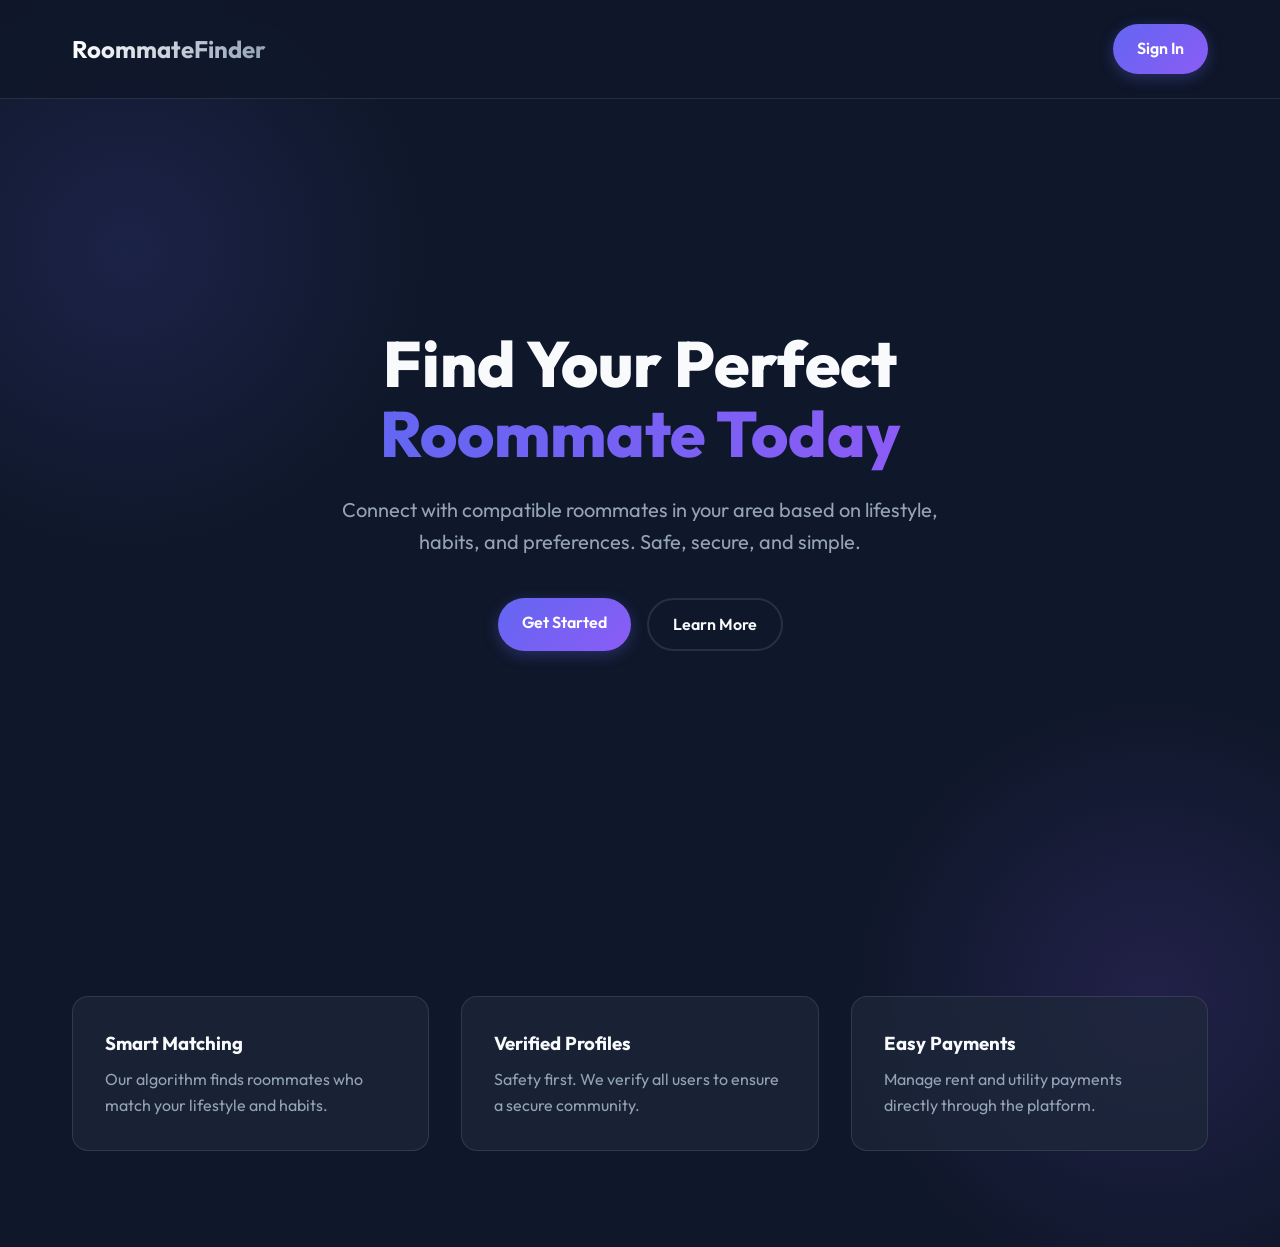
<file: index.html>
<!DOCTYPE html>
<html lang="en">
<head>
    <meta charset="UTF-8">
    <meta name="viewport" content="width=device-width, initial-scale=1.0">
    <title>Roommate Finder | Find Your Perfect Match</title>
    <link rel="stylesheet" href="styles.css">
</head>
<body>
    <header>
        <div class="container">
            <nav>
                <a href="#" class="logo">RoommateFinder</a>
                <div>
                    <a href="signin.html" class="btn btn-primary">Sign In</a>
                </div>
            </nav>
        </div>
    </header>

    <main class="container">
        <section class="hero">
            <div class="hero-content">
                <h1>Find Your Perfect <br><span>Roommate Today</span></h1>
                <p>Connect with compatible roommates in your area based on lifestyle, habits, and preferences. Safe, secure, and simple.</p>
                <div class="hero-buttons">
                    <a href="signin.html" class="btn btn-primary">Get Started</a>
                    <a href="#features" class="btn btn-outline">Learn More</a>
                </div>
            </div>
        </section>

        <!-- Brief Features Concept -->
        <section id="features" style="padding: 4rem 0;">
            <div class="dashboard-grid">
                <div class="feature-card">
                    <h3>Smart Matching</h3>
                    <p style="color:#94a3b8; margin-top:0.5rem;">Our algorithm finds roommates who match your lifestyle and habits.</p>
                </div>
                <div class="feature-card">
                    <h3>Verified Profiles</h3>
                    <p style="color:#94a3b8; margin-top:0.5rem;">Safety first. We verify all users to ensure a secure community.</p>
                </div>
                <div class="feature-card">
                    <h3>Easy Payments</h3>
                    <p style="color:#94a3b8; margin-top:0.5rem;">Manage rent and utility payments directly through the platform.</p>
                </div>
            </div>
        </section>
    </main>
</body>
</html>
</file>
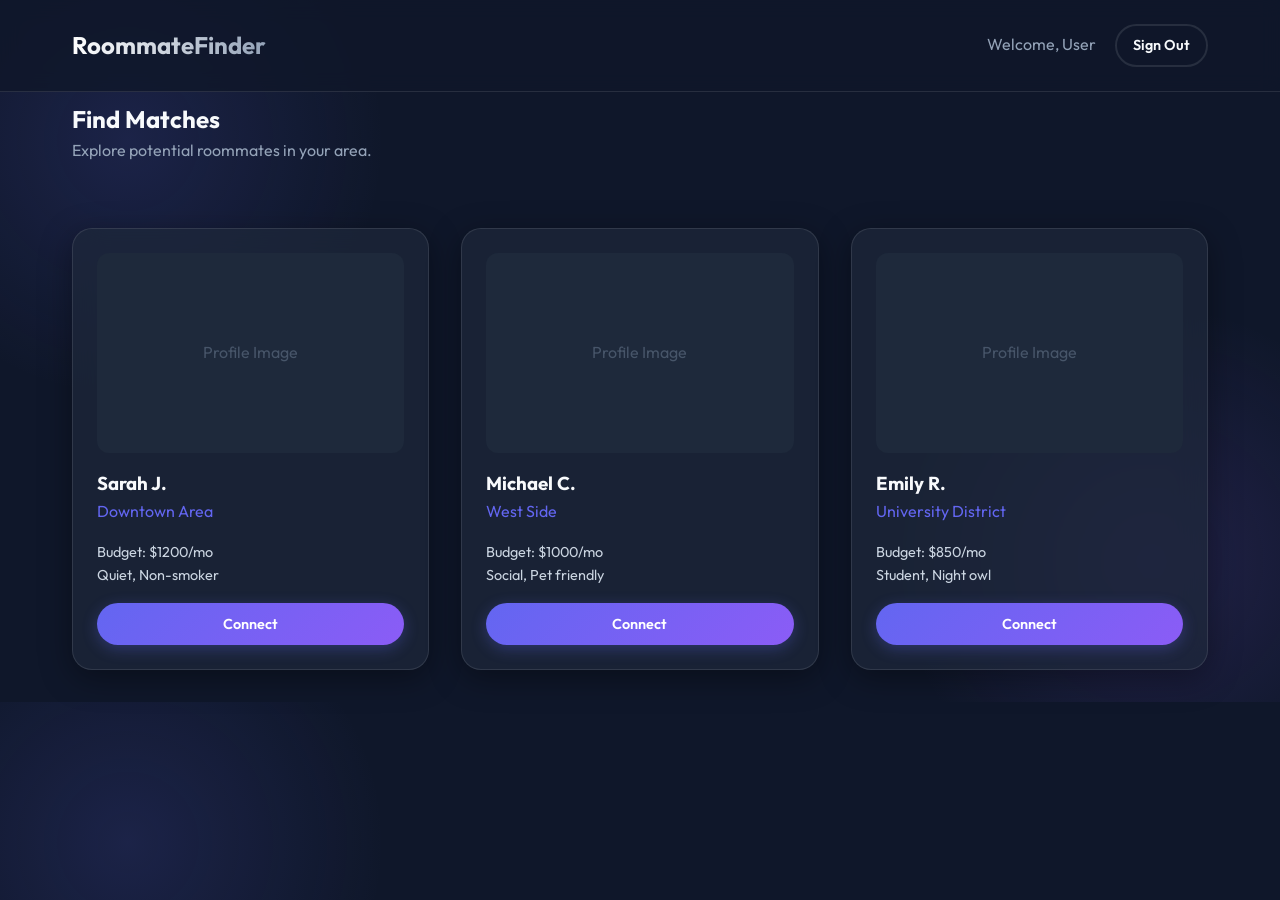
<file: dashboard.html>
<!DOCTYPE html>
<html lang="en">

<head>
    <meta charset="UTF-8">
    <meta name="viewport" content="width=device-width, initial-scale=1.0">
    <title>Dashboard | Roommate Finder</title>
    <link rel="stylesheet" href="styles.css">
</head>

<body>
    <header>
        <div class="container">
            <nav>
                <a href="index.html" class="logo">RoommateFinder</a>
                <div>
                    <span style="margin-right: 1rem; color: #94a3b8;">Welcome, User</span>
                    <a href="index.html" class="btn btn-outline" style="padding: 0.5rem 1rem; font-size: 0.9rem;">Sign
                        Out</a>
                </div>
            </nav>
        </div>
    </header>

    <main class="container" style="padding-top: 100px;">
        <h2>Find Matches</h2>
        <p style="color: #94a3b8; margin-bottom: 2rem;">Explore potential roommates in your area.</p>

        <div class="dashboard-grid">
            <!-- Mock Roommate Card 1 -->
            <div class="glass-card" style="padding: 1.5rem;">
                <div
                    style="height: 200px; background: #1e293b; border-radius: 12px; margin-bottom: 1rem; display: flex; align-items: center; justify-content: center; color: #475569;">
                    Profile Image
                </div>
                <h3>Sarah J.</h3>
                <p style="color: var(--primary-color);">Downtown Area</p>
                <div style="margin: 1rem 0; color: #cbd5e1; font-size: 0.9rem;">
                    <p>Budget: $1200/mo</p>
                    <p>Quiet, Non-smoker</p>
                </div>
                <button class="btn btn-primary" style="width: 100%; font-size: 0.9rem;">Connect</button>
            </div>

            <!-- Mock Roommate Card 2 -->
            <div class="glass-card" style="padding: 1.5rem;">
                <div
                    style="height: 200px; background: #1e293b; border-radius: 12px; margin-bottom: 1rem; display: flex; align-items: center; justify-content: center; color: #475569;">
                    Profile Image
                </div>
                <h3>Michael C.</h3>
                <p style="color: var(--primary-color);">West Side</p>
                <div style="margin: 1rem 0; color: #cbd5e1; font-size: 0.9rem;">
                    <p>Budget: $1000/mo</p>
                    <p>Social, Pet friendly</p>
                </div>
                <button class="btn btn-primary" style="width: 100%; font-size: 0.9rem;">Connect</button>
            </div>

            <!-- Mock Roommate Card 3 -->
            <div class="glass-card" style="padding: 1.5rem;">
                <div
                    style="height: 200px; background: #1e293b; border-radius: 12px; margin-bottom: 1rem; display: flex; align-items: center; justify-content: center; color: #475569;">
                    Profile Image
                </div>
                <h3>Emily R.</h3>
                <p style="color: var(--primary-color);">University District</p>
                <div style="margin: 1rem 0; color: #cbd5e1; font-size: 0.9rem;">
                    <p>Budget: $850/mo</p>
                    <p>Student, Night owl</p>
                </div>
                <button class="btn btn-primary" style="width: 100%; font-size: 0.9rem;">Connect</button>
            </div>
        </div>
    </main>
</body>

</html>
</file>
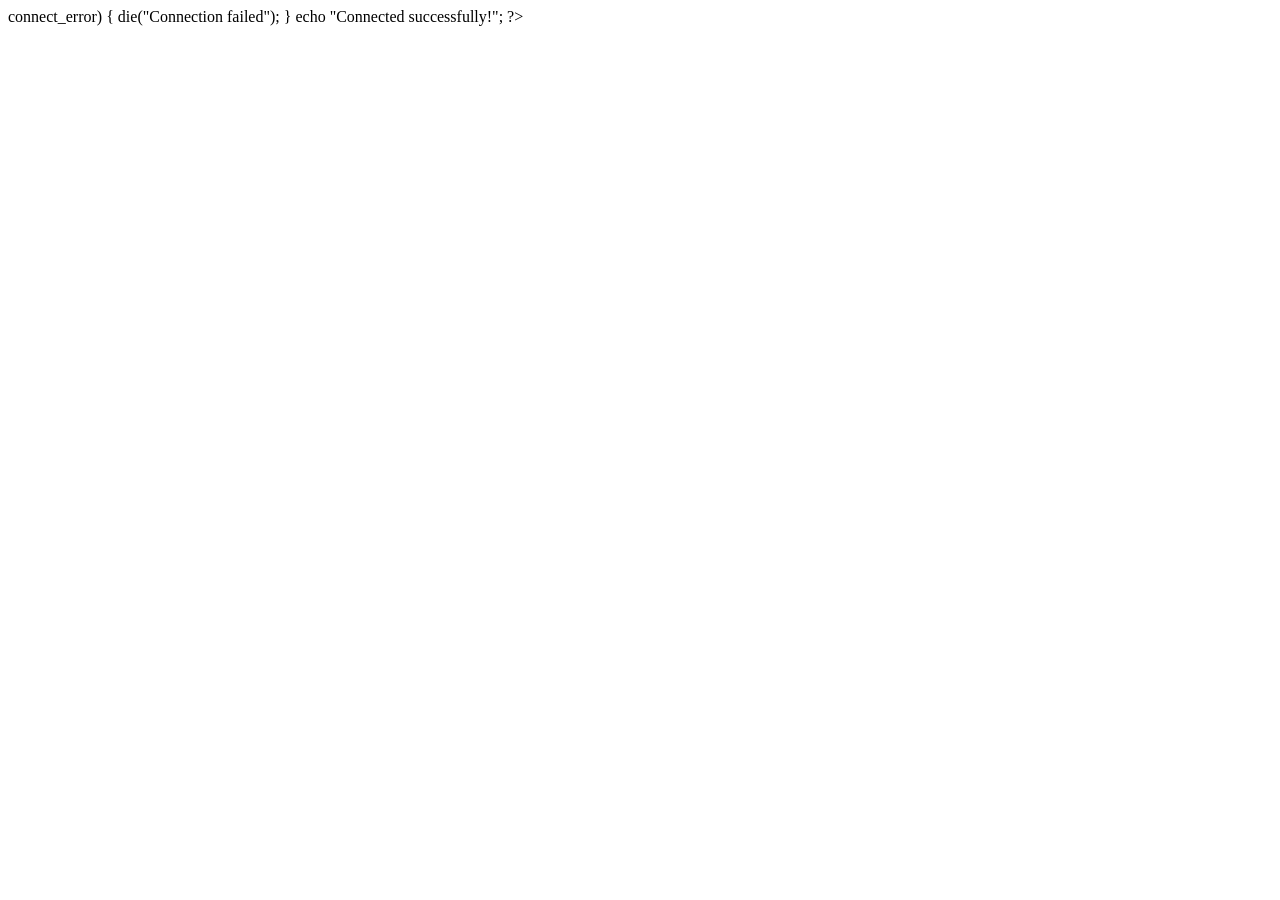
<file: dbconnect.html>
<!DOCTYPE html>
<html>
<head>
    <title>Database Connection Check</title>
</head>
<body>

<?php
$host = "localhost";
$user = "root";
$pass = "";
$db   = "rmdb";

$conn = new mysqli($host, $user, $pass, $db);

if ($conn->connect_error) {
    die("Connection failed");
}

echo "Connected successfully!";
?>

</body>
</html>
</file>
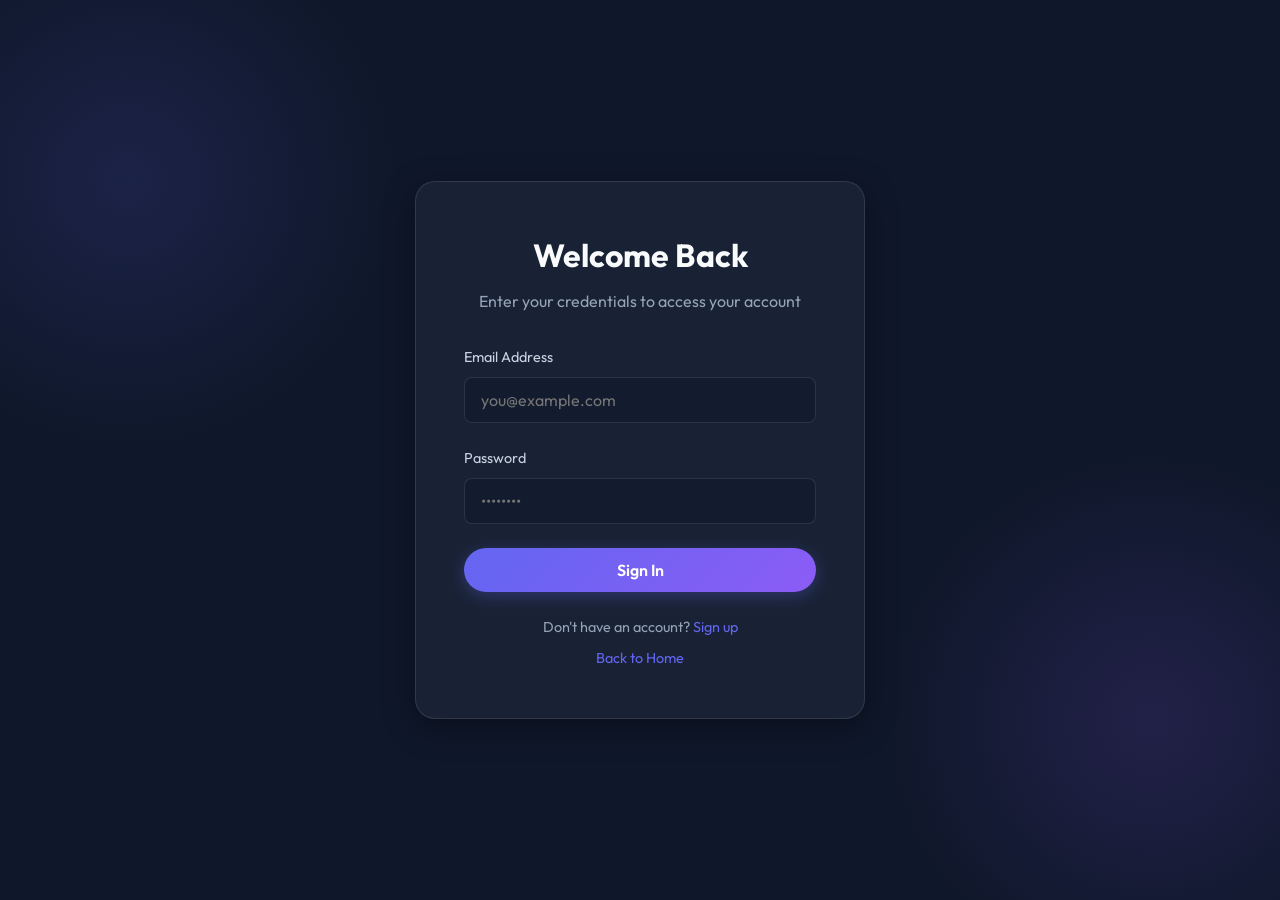
<file: signin.html>
<!DOCTYPE html>
<html lang="en">

<head>
    <meta charset="UTF-8">
    <meta name="viewport" content="width=device-width, initial-scale=1.0">
    <title>Sign In | Roommate Finder</title>
    <link rel="stylesheet" href="styles.css">
</head>

<body>
    <div class="auth-container">
        <div class="glass-card">
            <div class="auth-header">
                <h2>Welcome Back</h2>
                <p>Enter your credentials to access your account</p>
            </div>

            <form id="loginForm">
                <div class="form-group">
                    <label for="email">Email Address</label>
                    <input type="email" id="email" placeholder="you@example.com" required>
                </div>

                <div class="form-group">
                    <label for="password">Password</label>
                    <input type="password" id="password" placeholder="••••••••" required>
                </div>

                <button type="submit" class="btn btn-primary" style="width: 100%;">Sign In</button>
            </form>

            <div class="auth-footer">
                <p>Don't have an account? <a href="signup.html">Sign up</a></p>
                <p style="margin-top: 0.5rem;"><a href="index.html">Back to Home</a></p>
            </div>
        </div>
    </div>

    <script src="script.js"></script>
</body>

</html>
</file>
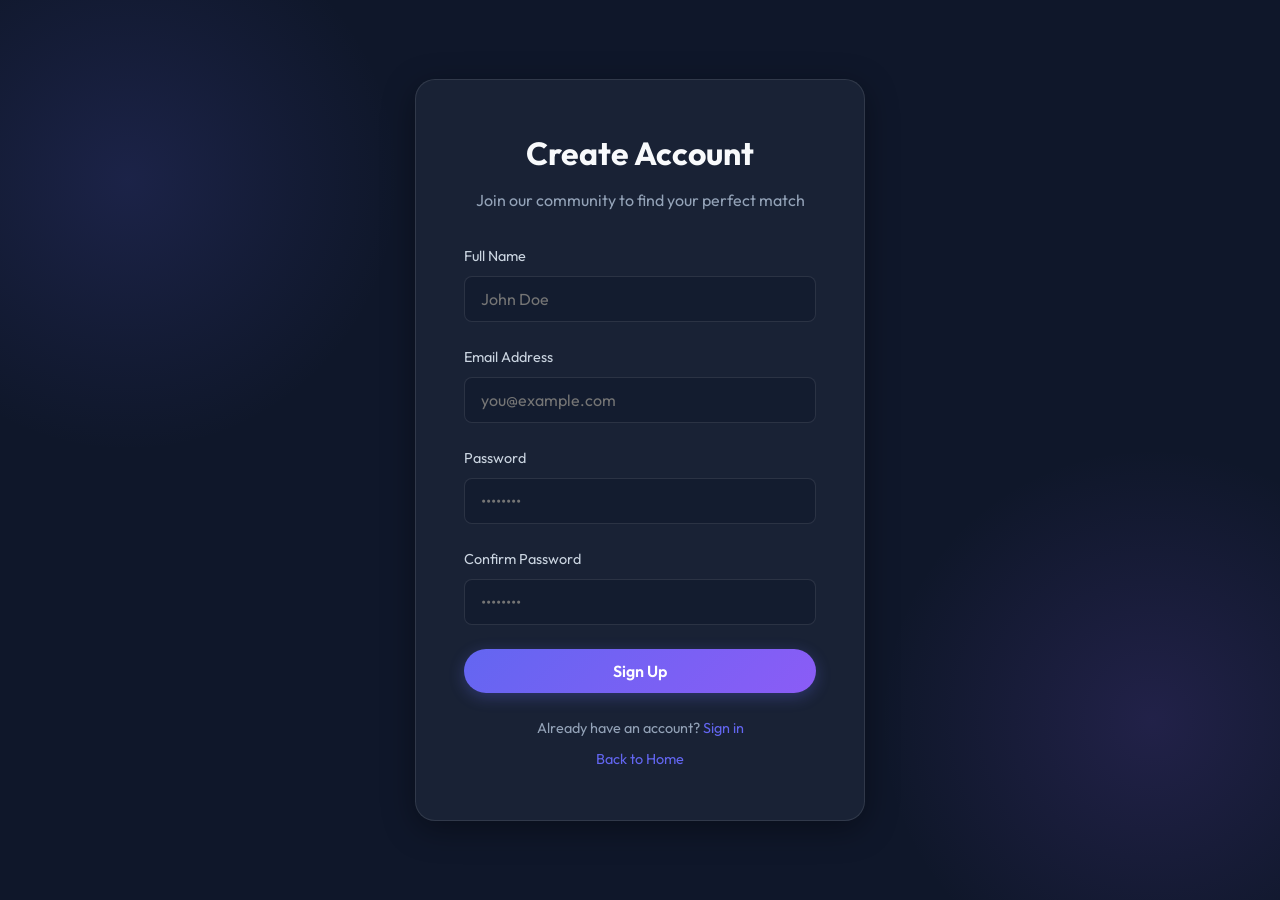
<file: signup.html>
<!DOCTYPE html>
<html lang="en">

<head>
    <meta charset="UTF-8">
    <meta name="viewport" content="width=device-width, initial-scale=1.0">
    <title>Sign Up | Roommate Finder</title>
    <link rel="stylesheet" href="styles.css">
</head>

<body>
    <div class="auth-container">
        <div class="glass-card">
            <div class="auth-header">
                <h2>Create Account</h2>
                <p>Join our community to find your perfect match</p>
            </div>

            <form id="signupForm">
                <div class="form-group">
                    <label for="name">Full Name</label>
                    <input type="text" id="name" placeholder="John Doe" required>
                </div>

                <div class="form-group">
                    <label for="signupEmail">Email Address</label>
                    <input type="email" id="signupEmail" placeholder="you@example.com" required>
                </div>

                <div class="form-group">
                    <label for="signupPassword">Password</label>
                    <input type="password" id="signupPassword" placeholder="••••••••" required>
                </div>

                <div class="form-group">
                    <label for="confirmPassword">Confirm Password</label>
                    <input type="password" id="confirmPassword" placeholder="••••••••" required>
                </div>

                <button type="submit" class="btn btn-primary" style="width: 100%;">Sign Up</button>
            </form>

            <div class="auth-footer">
                <p>Already have an account? <a href="signin.html">Sign in</a></p>
                <p style="margin-top: 0.5rem;"><a href="index.html">Back to Home</a></p>
            </div>
        </div>
    </div>

    <script src="script.js"></script>
</body>

</html>
</file>
<file: styles.css>
@import url('https://fonts.googleapis.com/css2?family=Outfit:wght@300;400;600;700&display=swap');

:root {
    --bg-color: #0f172a;
    --text-color: #f8fafc;
    --primary-color: #6366f1;
    --primary-hover: #4f46e5;
    --accent-color: #8b5cf6;
    --glass-bg: rgba(30, 41, 59, 0.7);
    --glass-border: rgba(255, 255, 255, 0.1);
    --card-bg: rgba(15, 23, 42, 0.6);
    --transition-speed: 0.3s;
}

* {
    margin: 0;
    padding: 0;
    box-sizing: border-box;
    font-family: 'Outfit', sans-serif;
}

body {
    background-color: var(--bg-color);
    color: var(--text-color);
    line-height: 1.6;
    overflow-x: hidden;
    background-image: 
        radial-gradient(circle at 10% 20%, rgba(99, 102, 241, 0.15) 0%, transparent 20%),
        radial-gradient(circle at 90% 80%, rgba(139, 92, 246, 0.15) 0%, transparent 20%);
}

/* Utilities */
.container {
    max-width: 1200px;
    margin: 0 auto;
    padding: 0 2rem;
}

.btn {
    display: inline-block;
    padding: 0.75rem 1.5rem;
    border-radius: 50px;
    text-decoration: none;
    font-weight: 600;
    transition: all var(--transition-speed) ease;
    cursor: pointer;
    border: none;
    font-size: 1rem;
}

.btn-primary {
    background: linear-gradient(135deg, var(--primary-color), var(--accent-color));
    color: white;
    box-shadow: 0 4px 15px rgba(99, 102, 241, 0.3);
}

.btn-primary:hover {
    transform: translateY(-2px);
    box-shadow: 0 8px 25px rgba(99, 102, 241, 0.4);
}

.btn-outline {
    background: transparent;
    border: 2px solid var(--glass-border);
    color: var(--text-color);
}

.btn-outline:hover {
    background: var(--glass-border);
    border-color: var(--text-color);
}

/* Header */
header {
    padding: 1.5rem 0;
    position: fixed;
    width: 100%;
    top: 0;
    z-index: 100;
    backdrop-filter: blur(10px);
    background: rgba(15, 23, 42, 0.8);
    border-bottom: 1px solid var(--glass-border);
}

nav {
    display: flex;
    justify-content: space-between;
    align-items: center;
}

.logo {
    font-size: 1.5rem;
    font-weight: 700;
    background: linear-gradient(to right, #fff, #94a3b8);
    -webkit-background-clip: text;
    -webkit-text-fill-color: transparent;
}

/* Hero Section */
.hero {
    height: 100vh;
    display: flex;
    align-items: center;
    justify-content: center;
    text-align: center;
    padding-top: 80px;
    position: relative;
}

.hero h1 {
    font-size: 4rem;
    line-height: 1.1;
    margin-bottom: 1.5rem;
    font-weight: 800;
}

.hero h1 span {
    background: linear-gradient(to right, var(--primary-color), var(--accent-color));
    -webkit-background-clip: text;
    -webkit-text-fill-color: transparent;
}

.hero p {
    font-size: 1.25rem;
    color: #94a3b8;
    margin-bottom: 2.5rem;
    max-width: 600px;
    margin-left: auto;
    margin-right: auto;
}

.hero-buttons {
    display: flex;
    gap: 1rem;
    justify-content: center;
}

/* Auth Cards */
.auth-container {
    min-height: 100vh;
    display: flex;
    align-items: center;
    justify-content: center;
    padding: 2rem;
}

.glass-card {
    background: var(--glass-bg);
    backdrop-filter: blur(16px);
    -webkit-backdrop-filter: blur(16px);
    border: 1px solid var(--glass-border);
    padding: 3rem;
    border-radius: 20px;
    width: 100%;
    max-width: 450px;
    box-shadow: 0 8px 32px 0 rgba(0, 0, 0, 0.37);
}

.form-group {
    margin-bottom: 1.5rem;
}

.form-group label {
    display: block;
    margin-bottom: 0.5rem;
    color: #cbd5e1;
    font-size: 0.9rem;
}

.form-group input {
    width: 100%;
    padding: 0.75rem 1rem;
    background: rgba(15, 23, 42, 0.5);
    border: 1px solid var(--glass-border);
    border-radius: 8px;
    color: white;
    font-size: 1rem;
    outline: none;
    transition: var(--transition-speed);
}

.form-group input:focus {
    border-color: var(--primary-color);
    box-shadow: 0 0 0 2px rgba(99, 102, 241, 0.2);
}

.auth-header {
    text-align: center;
    margin-bottom: 2rem;
}

.auth-header h2 {
    font-size: 2rem;
    margin-bottom: 0.5rem;
}

.auth-header p {
    color: #94a3b8;
}

.auth-footer {
    text-align: center;
    margin-top: 1.5rem;
    color: #94a3b8;
    font-size: 0.9rem;
}

.auth-footer a {
    color: var(--primary-color);
    text-decoration: none;
}

.auth-footer a:hover {
    text-decoration: underline;
}

/* Animations */
@keyframes fadeIn {
    from { opacity: 0; transform: translateY(20px); }
    to { opacity: 1; transform: translateY(0); }
}

.hero-content, .glass-card {
    animation: fadeIn 0.8s ease-out forwards;
}

/* Dashboard Mock */
.dashboard-grid {
    display: grid;
    grid-template-columns: repeat(auto-fit, minmax(300px, 1fr));
    gap: 2rem;
    padding: 2rem 0;
}

.feature-card {
    background: var(--glass-bg);
    border: 1px solid var(--glass-border);
    padding: 2rem;
    border-radius: 16px;
    transition: var(--transition-speed);
}

.feature-card:hover {
    transform: translateY(-5px);
    border-color: var(--primary-color);
}
</file>
